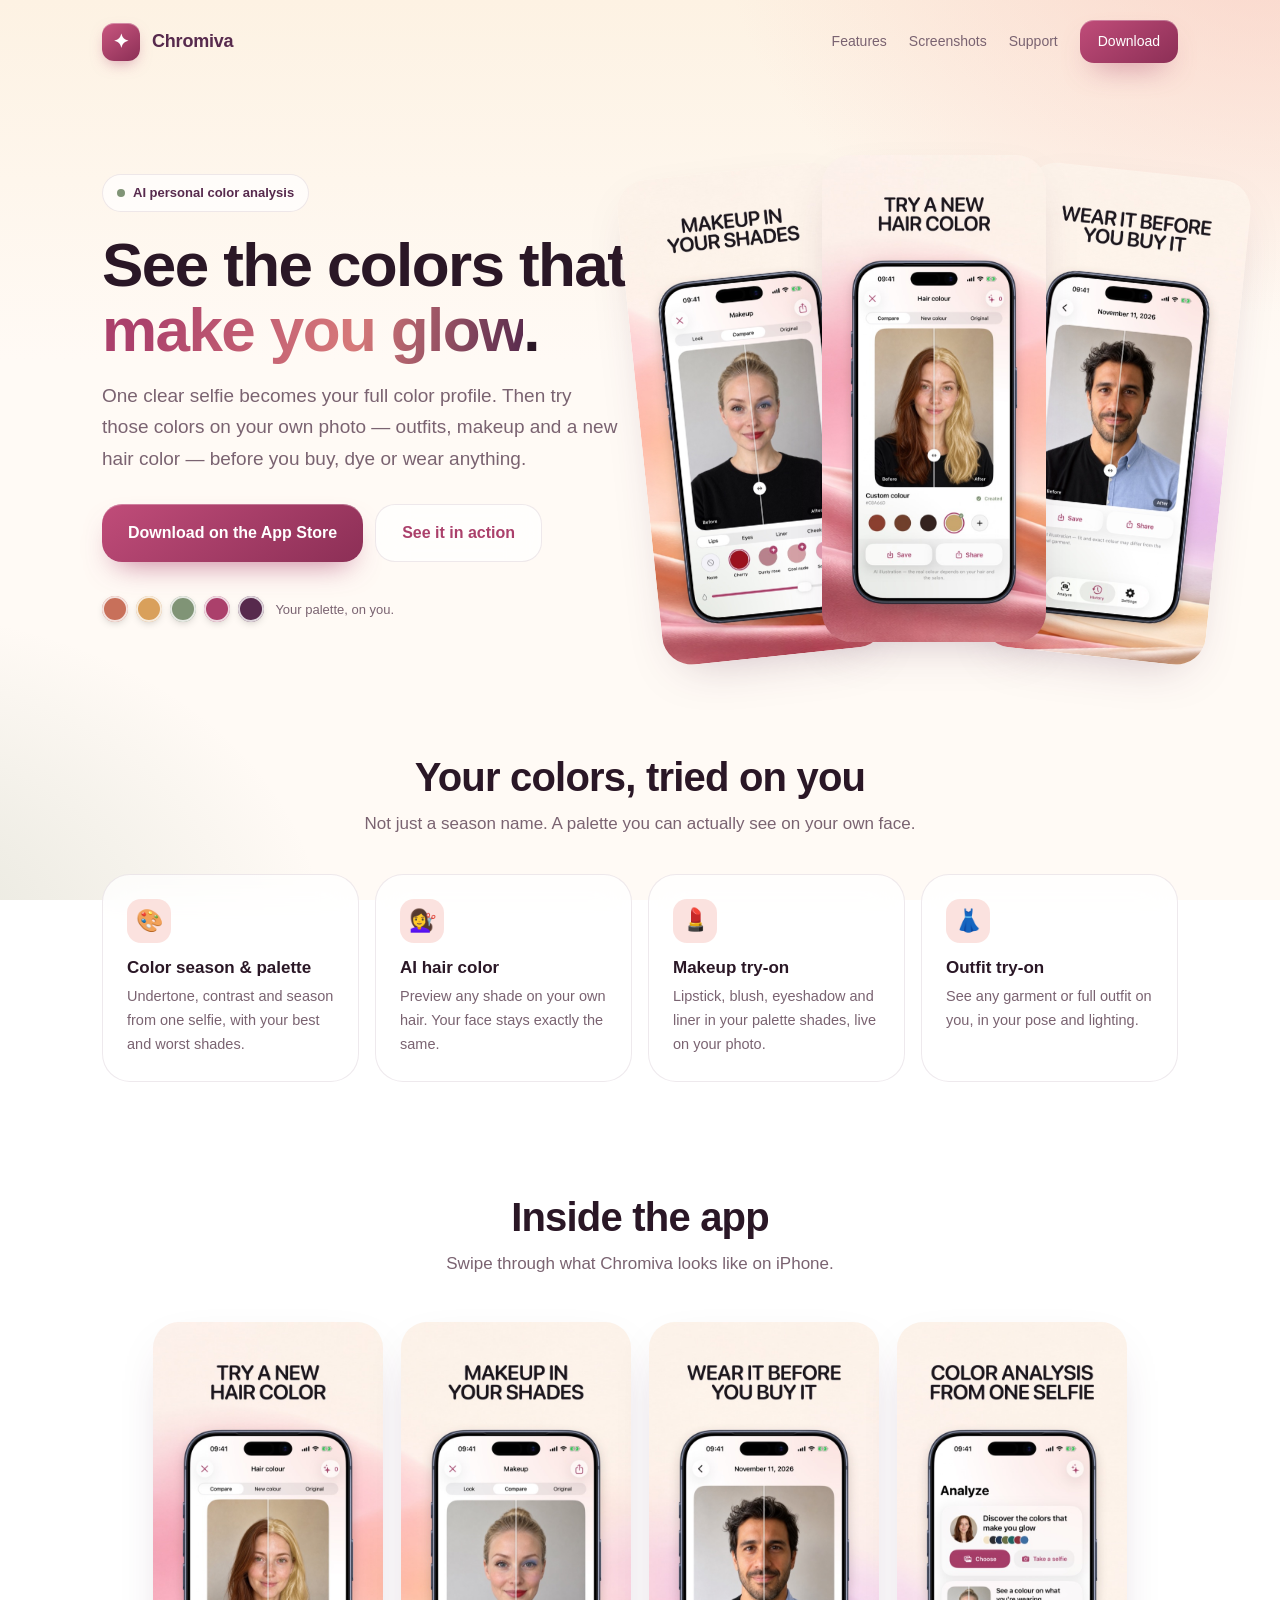
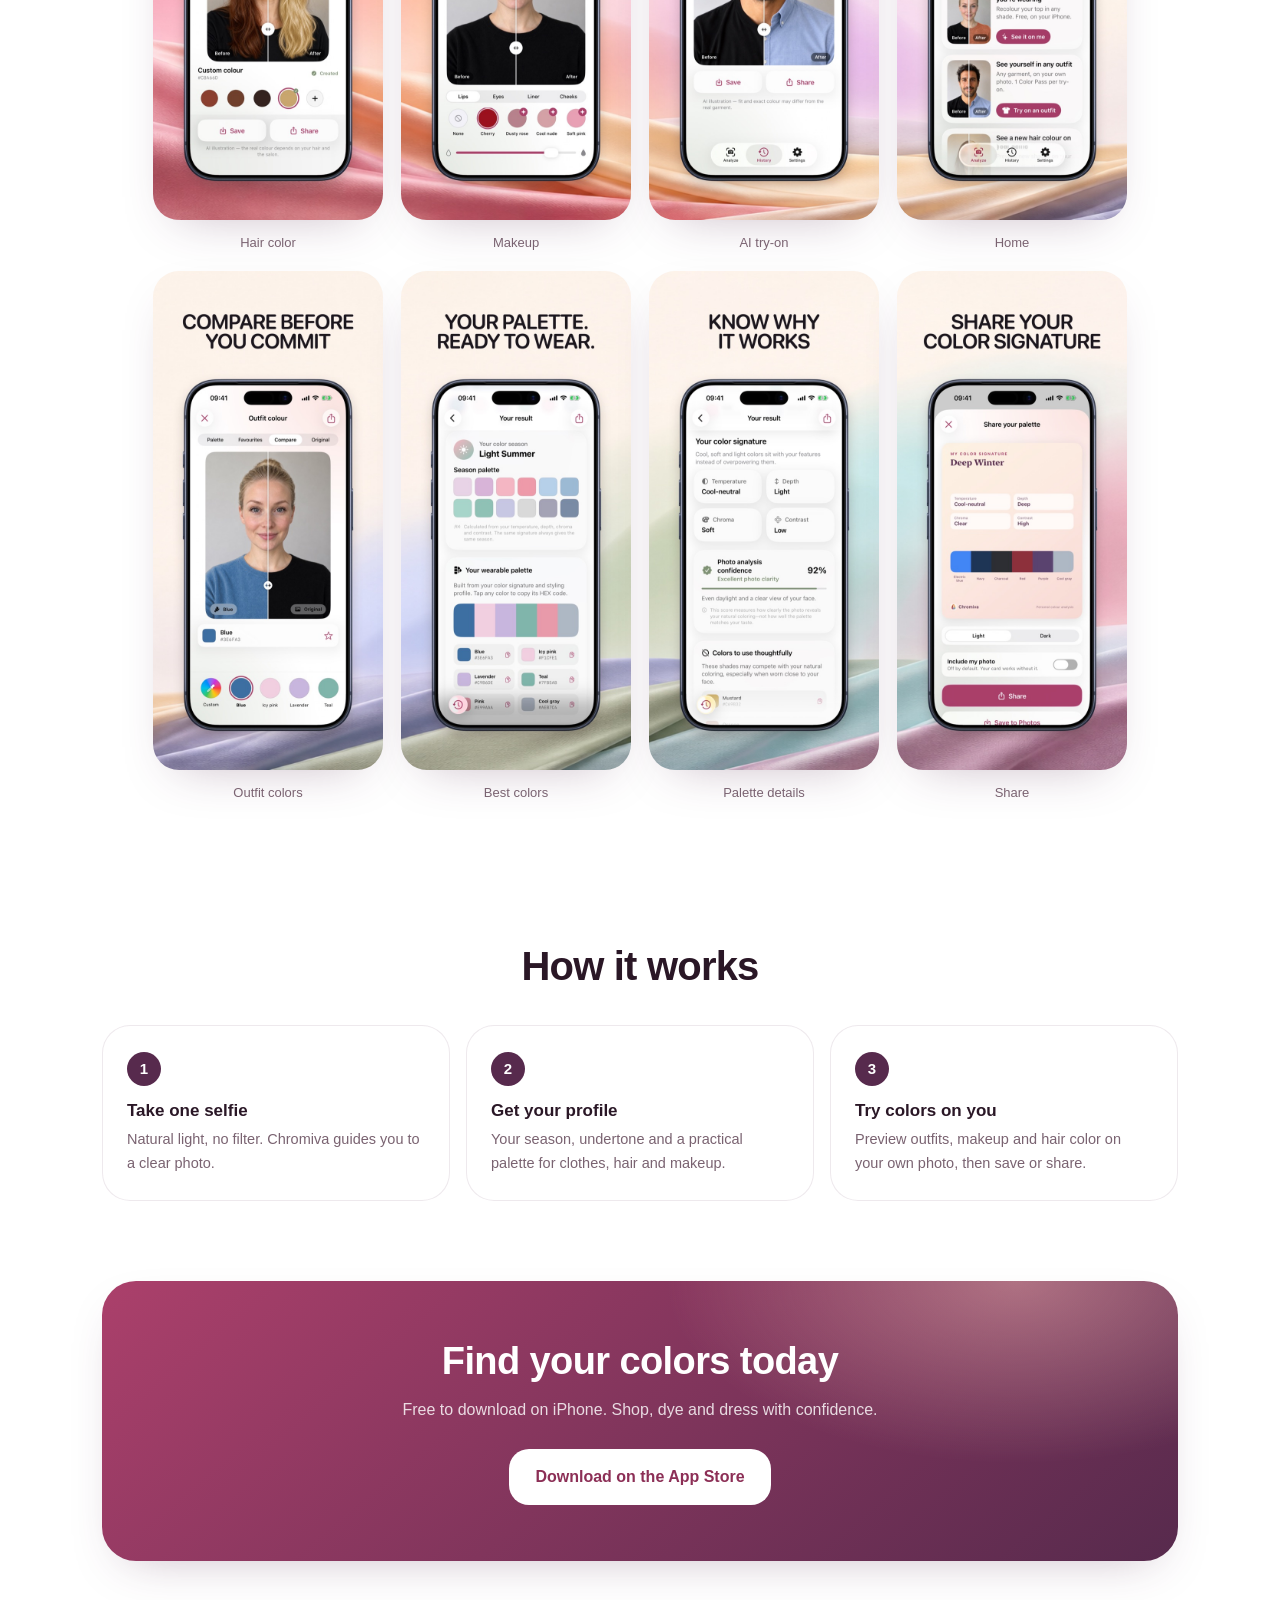
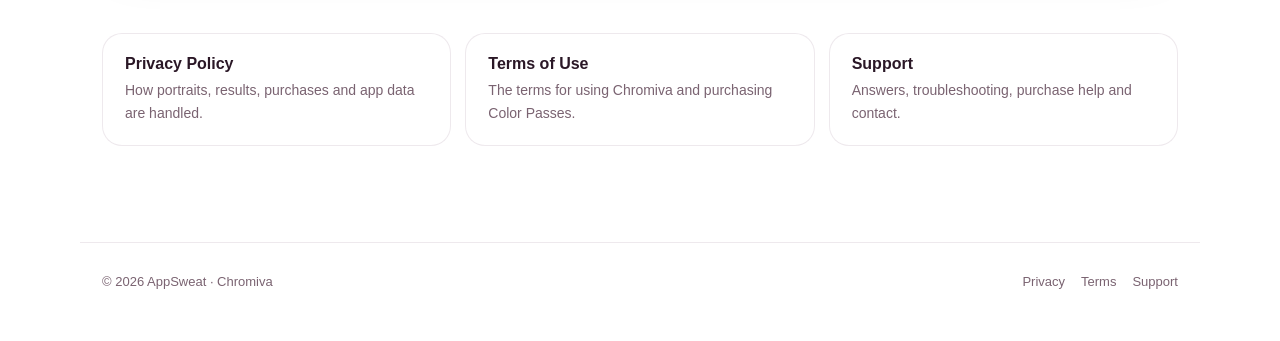
<file: index.html>
<!doctype html>
<html lang="en">
<head>
<meta charset="utf-8">
<meta name="viewport" content="width=device-width,initial-scale=1">
<title>Chromiva — AI Color Analysis</title>
<meta name="description" content="Find your color season from one selfie, then see your best colors on you: outfits, makeup and hair color, before you buy anything.">
<meta name="theme-color" content="#fdf2e3">
<meta property="og:title" content="Chromiva — AI Color Analysis">
<meta property="og:description" content="Find your color season and see your best colors on you: outfits, makeup and hair.">
<meta property="og:image" content="https://armagangok.github.io/chromiva-legal/assets/screens/01-hair-compare.jpg">
<link rel="stylesheet" href="style.css">
</head>
<body>
<header class="topbar">
  <a class="brand" href="index.html"><span class="logo">✦</span><span>Chromiva</span></a>
  <nav class="nav">
    <a href="#features">Features</a>
    <a href="#screens">Screenshots</a>
    <a href="support.html">Support</a>
    <a class="btn btn-primary btn-sm" href="https://apps.apple.com/app/id6792353679">Download</a>
  </nav>
</header>

<main class="home">
  <section class="hero">
    <div>
      <span class="eyebrow"><span class="dot"></span>AI personal color analysis</span>
      <h1>See the colors that <em>make you glow</em>.</h1>
      <p class="lead">One clear selfie becomes your full color profile. Then try those colors on your own photo — outfits, makeup and a new hair color — before you buy, dye or wear anything.</p>
      <div class="cta">
        <a class="btn btn-primary" href="https://apps.apple.com/app/id6792353679"> Download on the App Store</a>
        <a class="btn btn-ghost" href="#screens">See it in action</a>
      </div>
      <div class="swatches" aria-label="Example palette">
        <span class="s" style="background:#c8705a"></span>
        <span class="s" style="background:#d9a05b"></span>
        <span class="s" style="background:#809476"></span>
        <span class="s" style="background:#ab406b"></span>
        <span class="s" style="background:#572a4d"></span>
        <span>&nbsp;Your palette, on you.</span>
      </div>
    </div>
    <div class="hero-shots">
      <img src="assets/screens/02-makeup-compare.jpg" alt="Makeup try-on comparison" loading="eager">
      <img src="assets/screens/01-hair-compare.jpg" alt="Hair color before and after comparison" loading="eager">
      <img src="assets/screens/03-ai-tryon.jpg" alt="AI outfit try-on" loading="eager">
    </div>
  </section>

  <section class="section" id="features">
    <div class="section-head">
      <h2>Your colors, tried on you</h2>
      <p>Not just a season name. A palette you can actually see on your own face.</p>
    </div>
    <div class="features">
      <div class="feature"><div class="ico">🎨</div><h3>Color season & palette</h3><p>Undertone, contrast and season from one selfie, with your best and worst shades.</p></div>
      <div class="feature"><div class="ico">💇‍♀️</div><h3>AI hair color</h3><p>Preview any shade on your own hair. Your face stays exactly the same.</p></div>
      <div class="feature"><div class="ico">💄</div><h3>Makeup try-on</h3><p>Lipstick, blush, eyeshadow and liner in your palette shades, live on your photo.</p></div>
      <div class="feature"><div class="ico">👗</div><h3>Outfit try-on</h3><p>See any garment or full outfit on you, in your pose and lighting.</p></div>
    </div>
  </section>

  <section class="section" id="screens">
    <div class="section-head">
      <h2>Inside the app</h2>
      <p>Swipe through what Chromiva looks like on iPhone.</p>
    </div>
    <div class="gallery">
      <figure><img src="assets/screens/01-hair-compare.jpg" alt="Try a new hair color" loading="lazy"><figcaption>Hair color</figcaption></figure>
      <figure><img src="assets/screens/02-makeup-compare.jpg" alt="Makeup comparison" loading="lazy"><figcaption>Makeup</figcaption></figure>
      <figure><img src="assets/screens/03-ai-tryon.jpg" alt="AI outfit try-on" loading="lazy"><figcaption>AI try-on</figcaption></figure>
      <figure><img src="assets/screens/04-home.jpg" alt="Home screen" loading="lazy"><figcaption>Home</figcaption></figure>
      <figure><img src="assets/screens/05-outfit-compare.jpg" alt="Outfit color comparison" loading="lazy"><figcaption>Outfit colors</figcaption></figure>
      <figure><img src="assets/screens/06-palette-best-colors.jpg" alt="Best colors palette" loading="lazy"><figcaption>Best colors</figcaption></figure>
      <figure><img src="assets/screens/07-palette-details.jpg" alt="Palette details" loading="lazy"><figcaption>Palette details</figcaption></figure>
      <figure><img src="assets/screens/08-share-palette.jpg" alt="Share your palette" loading="lazy"><figcaption>Share</figcaption></figure>
    </div>
  </section>

  <section class="section">
    <div class="section-head"><h2>How it works</h2></div>
    <div class="steps">
      <div class="step"><h3>Take one selfie</h3><p>Natural light, no filter. Chromiva guides you to a clear photo.</p></div>
      <div class="step"><h3>Get your profile</h3><p>Your season, undertone and a practical palette for clothes, hair and makeup.</p></div>
      <div class="step"><h3>Try colors on you</h3><p>Preview outfits, makeup and hair color on your own photo, then save or share.</p></div>
    </div>
  </section>

  <section class="banner">
    <h2>Find your colors today</h2>
    <p>Free to download on iPhone. Shop, dye and dress with confidence.</p>
    <a class="btn" href="https://apps.apple.com/app/id6792353679"> Download on the App Store</a>
  </section>

  <section class="section">
    <div class="cards">
      <a class="card" href="privacy.html"><h3>Privacy Policy</h3><p>How portraits, results, purchases and app data are handled.</p></a>
      <a class="card" href="terms.html"><h3>Terms of Use</h3><p>The terms for using Chromiva and purchasing Color Passes.</p></a>
      <a class="card" href="support.html"><h3>Support</h3><p>Answers, troubleshooting, purchase help and contact.</p></a>
    </div>
  </section>
</main>

<footer>
  <div>© <span id="y"></span> AppSweat · Chromiva</div>
  <div><a href="privacy.html">Privacy</a><a href="terms.html">Terms</a><a href="support.html">Support</a></div>
</footer>
<script>document.getElementById('y').textContent=new Date().getFullYear()</script>
</body>
</html>
</file>
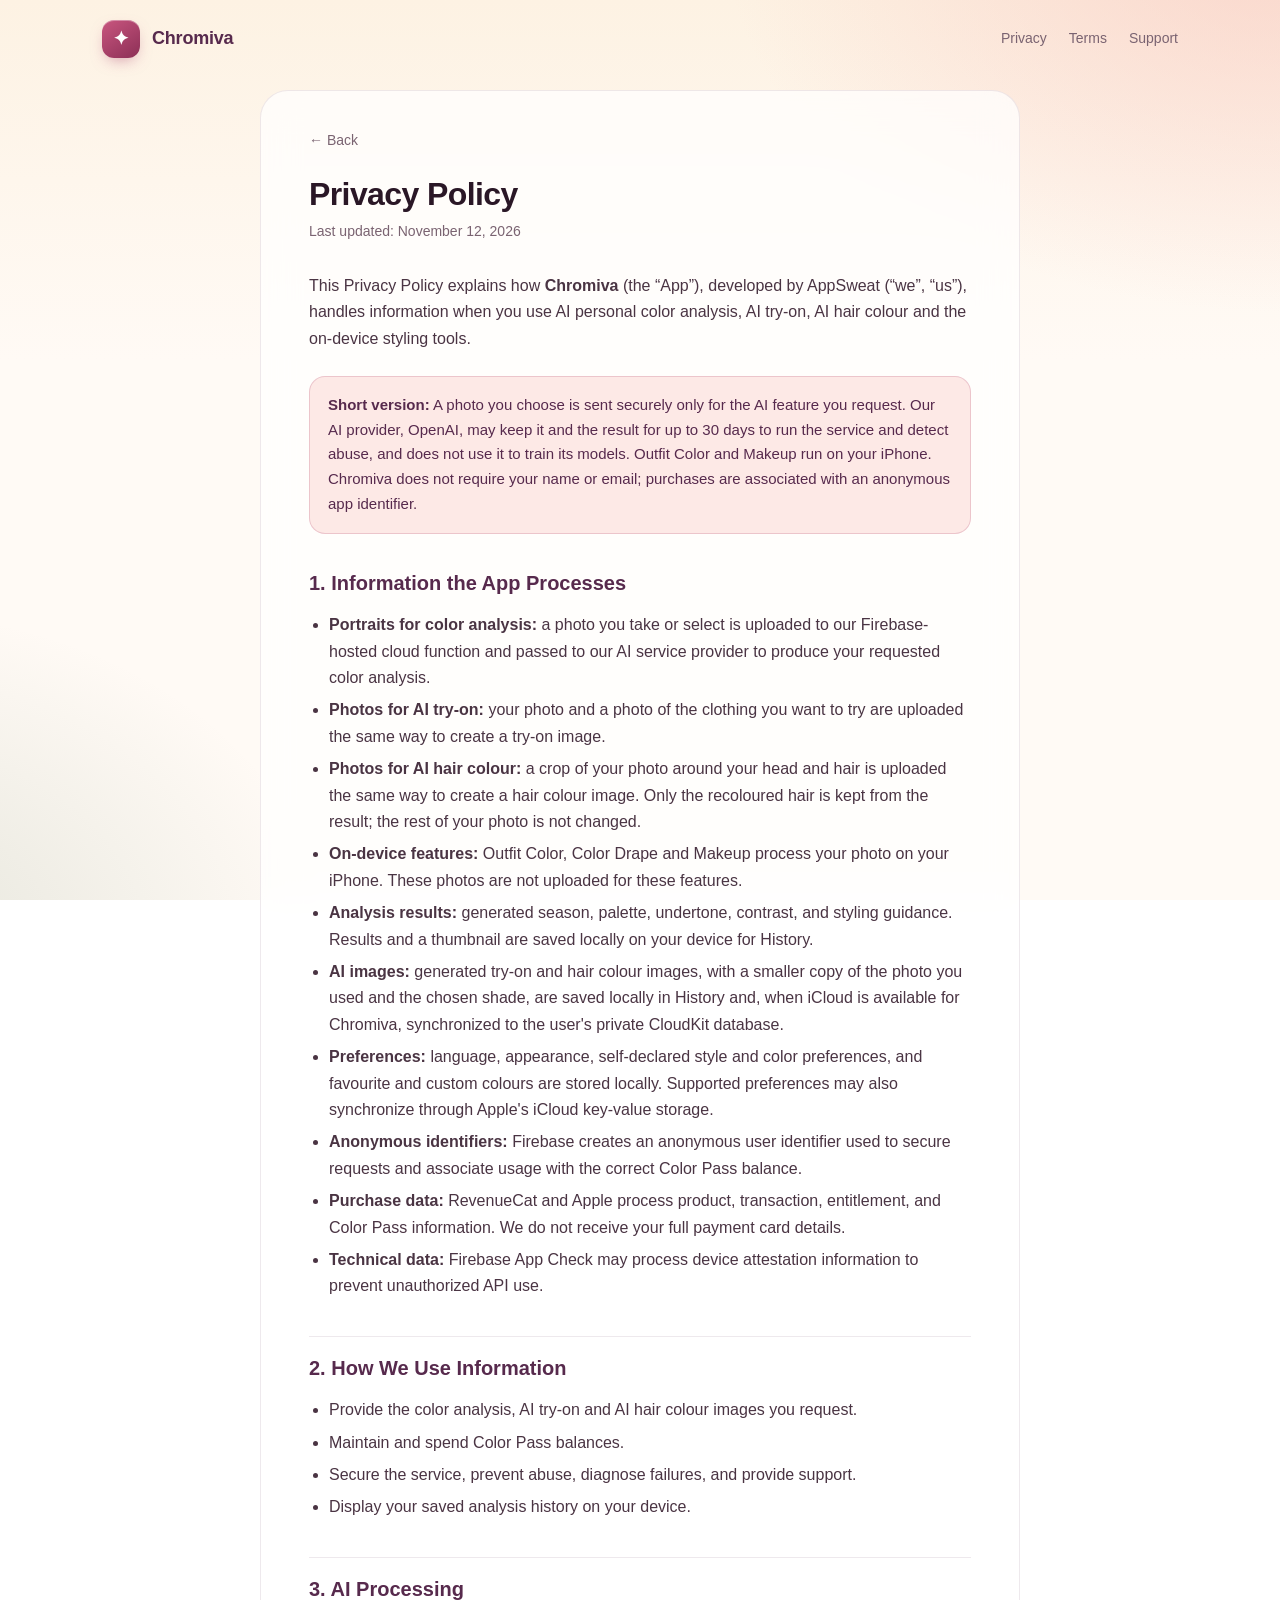
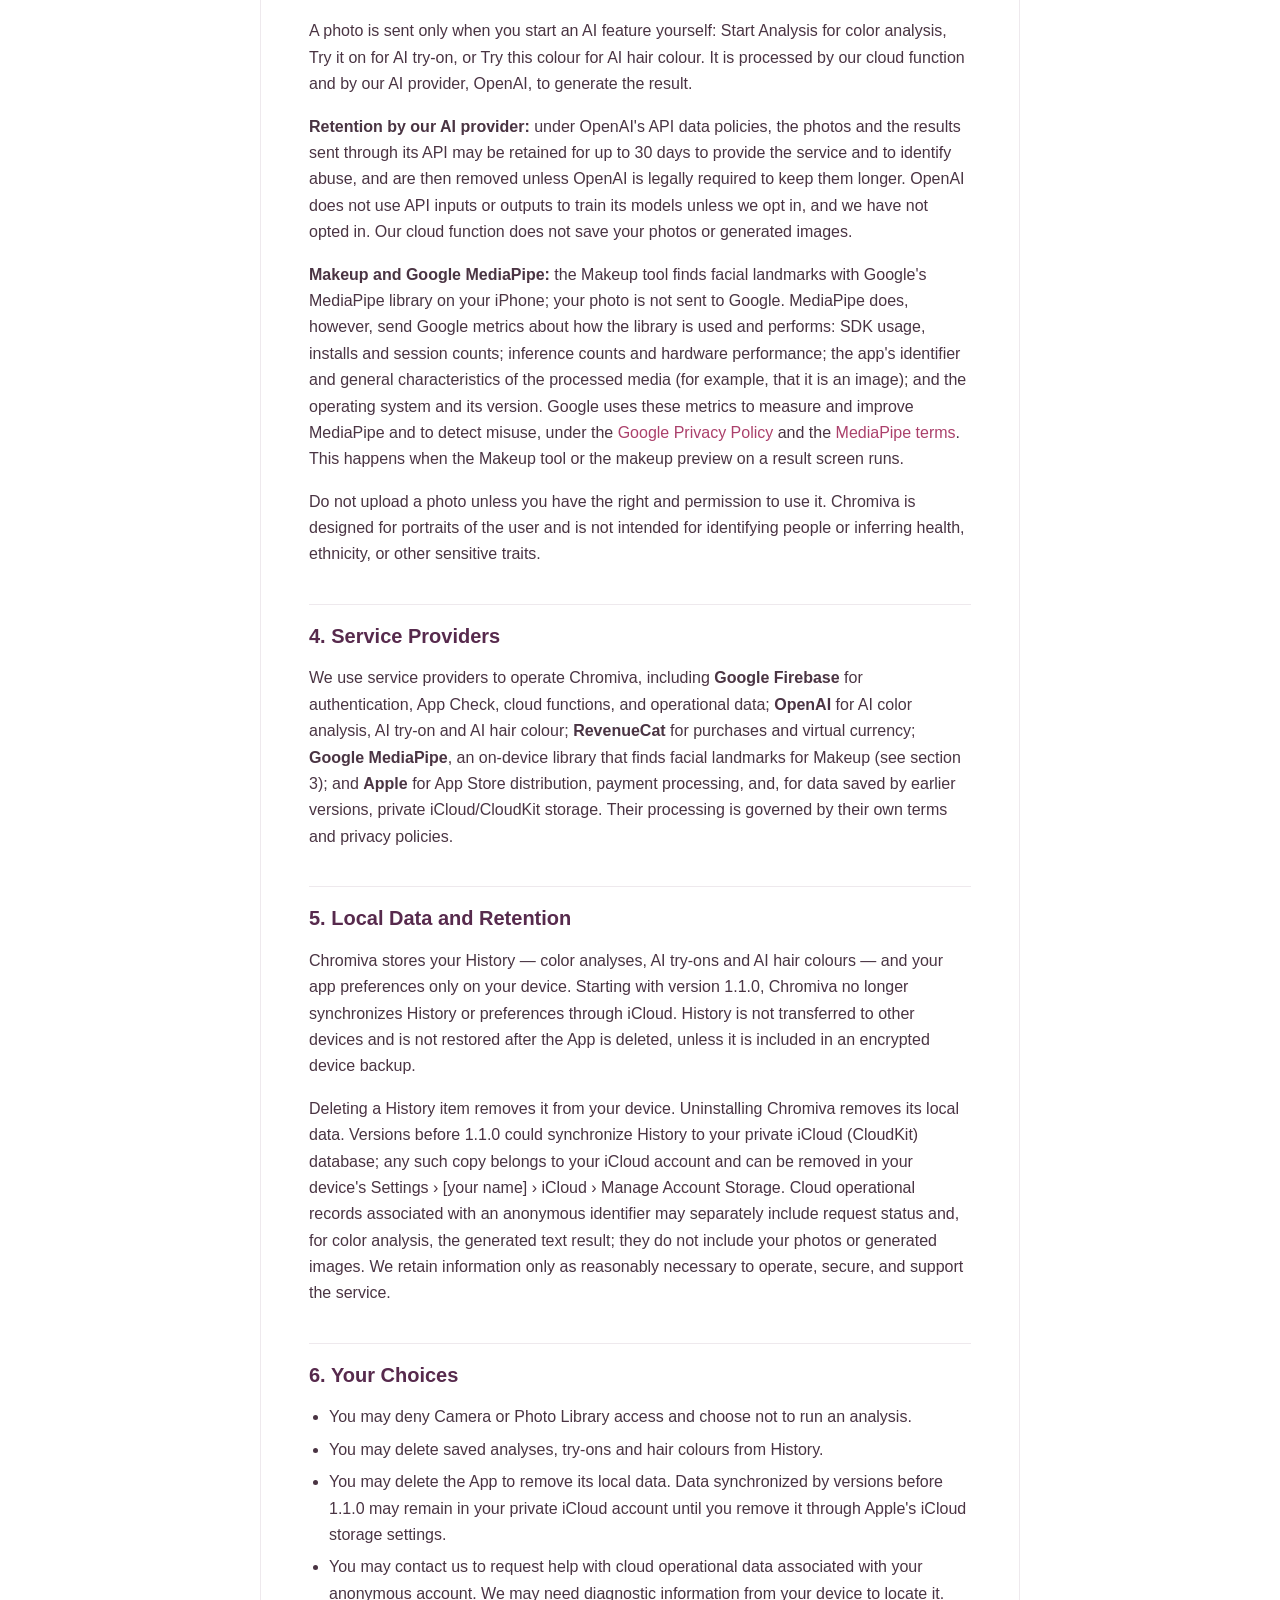
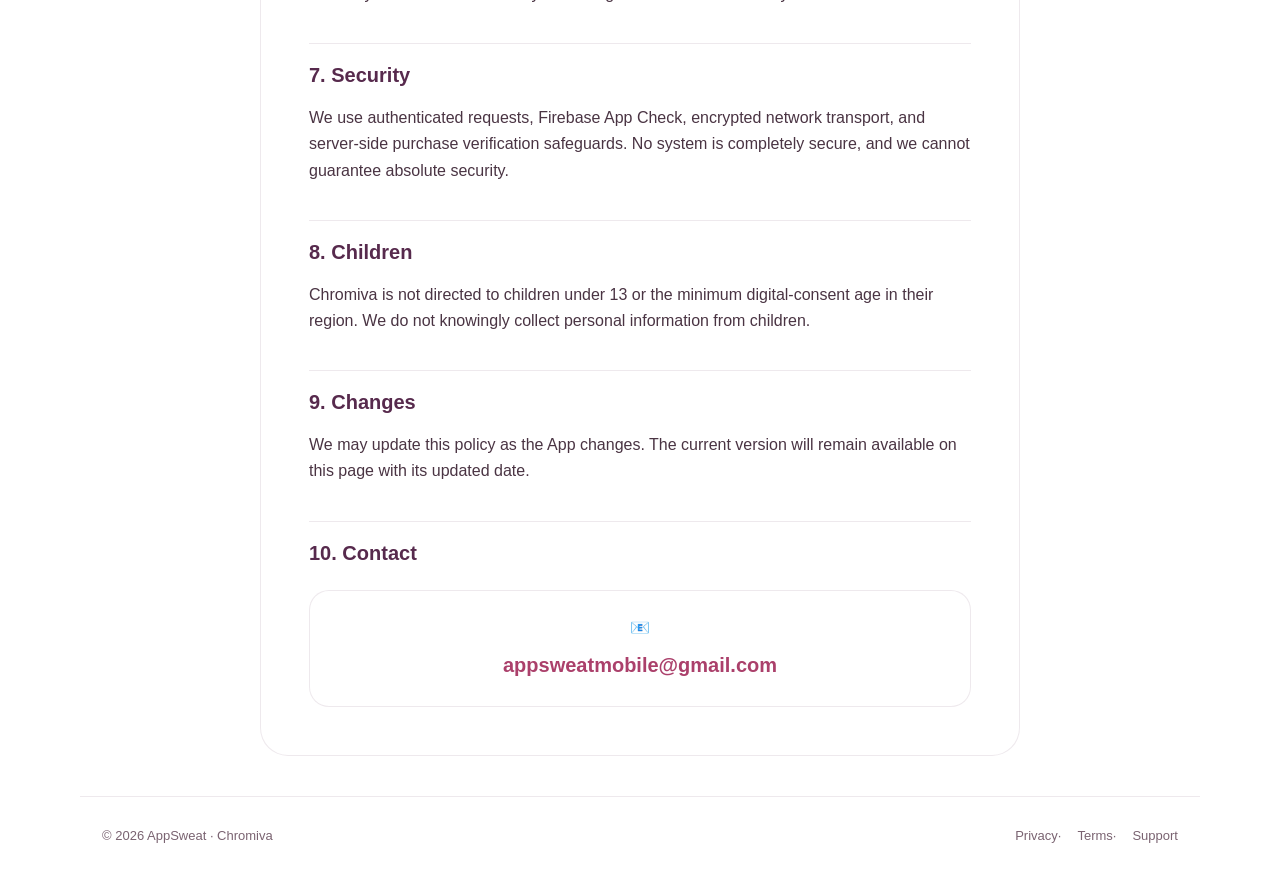
<file: privacy.html>
<!doctype html><html lang="en"><head><meta charset="utf-8"><meta name="viewport" content="width=device-width,initial-scale=1"><title>Privacy Policy — Chromiva</title><meta name="description" content="Privacy Policy for Chromiva AI Color Analysis, AI try-on and AI hair colour."><link rel="stylesheet" href="style.css"></head><body>
<header class="topbar"><a class="brand" href="index.html"><span class="logo">✦</span><span>Chromiva</span></a><nav class="nav"><a href="privacy.html">Privacy</a><a href="terms.html">Terms</a><a href="support.html">Support</a></nav></header>
<main class="wrap doc"><a class="back" href="index.html">← Back</a><h1>Privacy Policy</h1><div class="updated">Last updated: November 12, 2026</div>
<p>This Privacy Policy explains how <strong>Chromiva</strong> (the “App”), developed by AppSweat (“we”, “us”), handles information when you use AI personal color analysis, AI try-on, AI hair colour and the on-device styling tools.</p>
<div class="callout"><strong>Short version:</strong> A photo you choose is sent securely only for the AI feature you request. Our AI provider, OpenAI, may keep it and the result for up to 30 days to run the service and detect abuse, and does not use it to train its models. Outfit Color and Makeup run on your iPhone. Chromiva does not require your name or email; purchases are associated with an anonymous app identifier.</div>
<h2>1. Information the App Processes</h2><ul><li><strong>Portraits for color analysis:</strong> a photo you take or select is uploaded to our Firebase-hosted cloud function and passed to our AI service provider to produce your requested color analysis.</li><li><strong>Photos for AI try-on:</strong> your photo and a photo of the clothing you want to try are uploaded the same way to create a try-on image.</li><li><strong>Photos for AI hair colour:</strong> a crop of your photo around your head and hair is uploaded the same way to create a hair colour image. Only the recoloured hair is kept from the result; the rest of your photo is not changed.</li><li><strong>On-device features:</strong> Outfit Color, Color Drape and Makeup process your photo on your iPhone. These photos are not uploaded for these features.</li><li><strong>Analysis results:</strong> generated season, palette, undertone, contrast, and styling guidance. Results and a thumbnail are saved locally on your device for History.</li><li><strong>AI images:</strong> generated try-on and hair colour images, with a smaller copy of the photo you used and the chosen shade, are saved locally in History and, when iCloud is available for Chromiva, synchronized to the user's private CloudKit database.</li><li><strong>Preferences:</strong> language, appearance, self-declared style and color preferences, and favourite and custom colours are stored locally. Supported preferences may also synchronize through Apple's iCloud key-value storage.</li><li><strong>Anonymous identifiers:</strong> Firebase creates an anonymous user identifier used to secure requests and associate usage with the correct Color Pass balance.</li><li><strong>Purchase data:</strong> RevenueCat and Apple process product, transaction, entitlement, and Color Pass information. We do not receive your full payment card details.</li><li><strong>Technical data:</strong> Firebase App Check may process device attestation information to prevent unauthorized API use.</li></ul>
<h2>2. How We Use Information</h2><ul><li>Provide the color analysis, AI try-on and AI hair colour images you request.</li><li>Maintain and spend Color Pass balances.</li><li>Secure the service, prevent abuse, diagnose failures, and provide support.</li><li>Display your saved analysis history on your device.</li></ul>
<h2>3. AI Processing</h2><p>A photo is sent only when you start an AI feature yourself: Start Analysis for color analysis, Try it on for AI try-on, or Try this colour for AI hair colour. It is processed by our cloud function and by our AI provider, OpenAI, to generate the result.</p><p><strong>Retention by our AI provider:</strong> under OpenAI's API data policies, the photos and the results sent through its API may be retained for up to 30 days to provide the service and to identify abuse, and are then removed unless OpenAI is legally required to keep them longer. OpenAI does not use API inputs or outputs to train its models unless we opt in, and we have not opted in. Our cloud function does not save your photos or generated images.</p><p><strong>Makeup and Google MediaPipe:</strong> the Makeup tool finds facial landmarks with Google's MediaPipe library on your iPhone; your photo is not sent to Google. MediaPipe does, however, send Google metrics about how the library is used and performs: SDK usage, installs and session counts; inference counts and hardware performance; the app's identifier and general characteristics of the processed media (for example, that it is an image); and the operating system and its version. Google uses these metrics to measure and improve MediaPipe and to detect misuse, under the <a href="https://policies.google.com/privacy">Google Privacy Policy</a> and the <a href="https://ai.google.dev/edge/mediapipe/legal/tos">MediaPipe terms</a>. This happens when the Makeup tool or the makeup preview on a result screen runs.</p><p> Do not upload a photo unless you have the right and permission to use it. Chromiva is designed for portraits of the user and is not intended for identifying people or inferring health, ethnicity, or other sensitive traits.</p>
<h2>4. Service Providers</h2><p>We use service providers to operate Chromiva, including <strong>Google Firebase</strong> for authentication, App Check, cloud functions, and operational data; <strong>OpenAI</strong> for AI color analysis, AI try-on and AI hair colour; <strong>RevenueCat</strong> for purchases and virtual currency; <strong>Google MediaPipe</strong>, an on-device library that finds facial landmarks for Makeup (see section 3); and <strong>Apple</strong> for App Store distribution, payment processing, and, for data saved by earlier versions, private iCloud/CloudKit storage. Their processing is governed by their own terms and privacy policies.</p>
<h2>5. Local Data and Retention</h2><p>Chromiva stores your History — color analyses, AI try-ons and AI hair colours — and your app preferences only on your device. Starting with version 1.1.0, Chromiva no longer synchronizes History or preferences through iCloud. History is not transferred to other devices and is not restored after the App is deleted, unless it is included in an encrypted device backup.</p><p>Deleting a History item removes it from your device. Uninstalling Chromiva removes its local data. Versions before 1.1.0 could synchronize History to your private iCloud (CloudKit) database; any such copy belongs to your iCloud account and can be removed in your device's Settings › [your name] › iCloud › Manage Account Storage. Cloud operational records associated with an anonymous identifier may separately include request status and, for color analysis, the generated text result; they do not include your photos or generated images. We retain information only as reasonably necessary to operate, secure, and support the service.</p>
<h2>6. Your Choices</h2><ul><li>You may deny Camera or Photo Library access and choose not to run an analysis.</li><li>You may delete saved analyses, try-ons and hair colours from History.</li><li>You may delete the App to remove its local data. Data synchronized by versions before 1.1.0 may remain in your private iCloud account until you remove it through Apple's iCloud storage settings.</li><li>You may contact us to request help with cloud operational data associated with your anonymous account. We may need diagnostic information from your device to locate it.</li></ul>
<h2>7. Security</h2><p>We use authenticated requests, Firebase App Check, encrypted network transport, and server-side purchase verification safeguards. No system is completely secure, and we cannot guarantee absolute security.</p>
<h2>8. Children</h2><p>Chromiva is not directed to children under 13 or the minimum digital-consent age in their region. We do not knowingly collect personal information from children.</p>
<h2>9. Changes</h2><p>We may update this policy as the App changes. The current version will remain available on this page with its updated date.</p>
<h2>10. Contact</h2><div class="contact-box"><div>📧</div><a class="mail" href="mailto:appsweatmobile@gmail.com?subject=Chromiva%20Privacy">appsweatmobile@gmail.com</a></div></main>
<footer><div>© <span id="y"></span> AppSweat · Chromiva</div><div><a href="privacy.html">Privacy</a>·<a href="terms.html">Terms</a>·<a href="support.html">Support</a></div></footer><script>document.getElementById('y').textContent=new Date().getFullYear()</script></body></html>
</file>
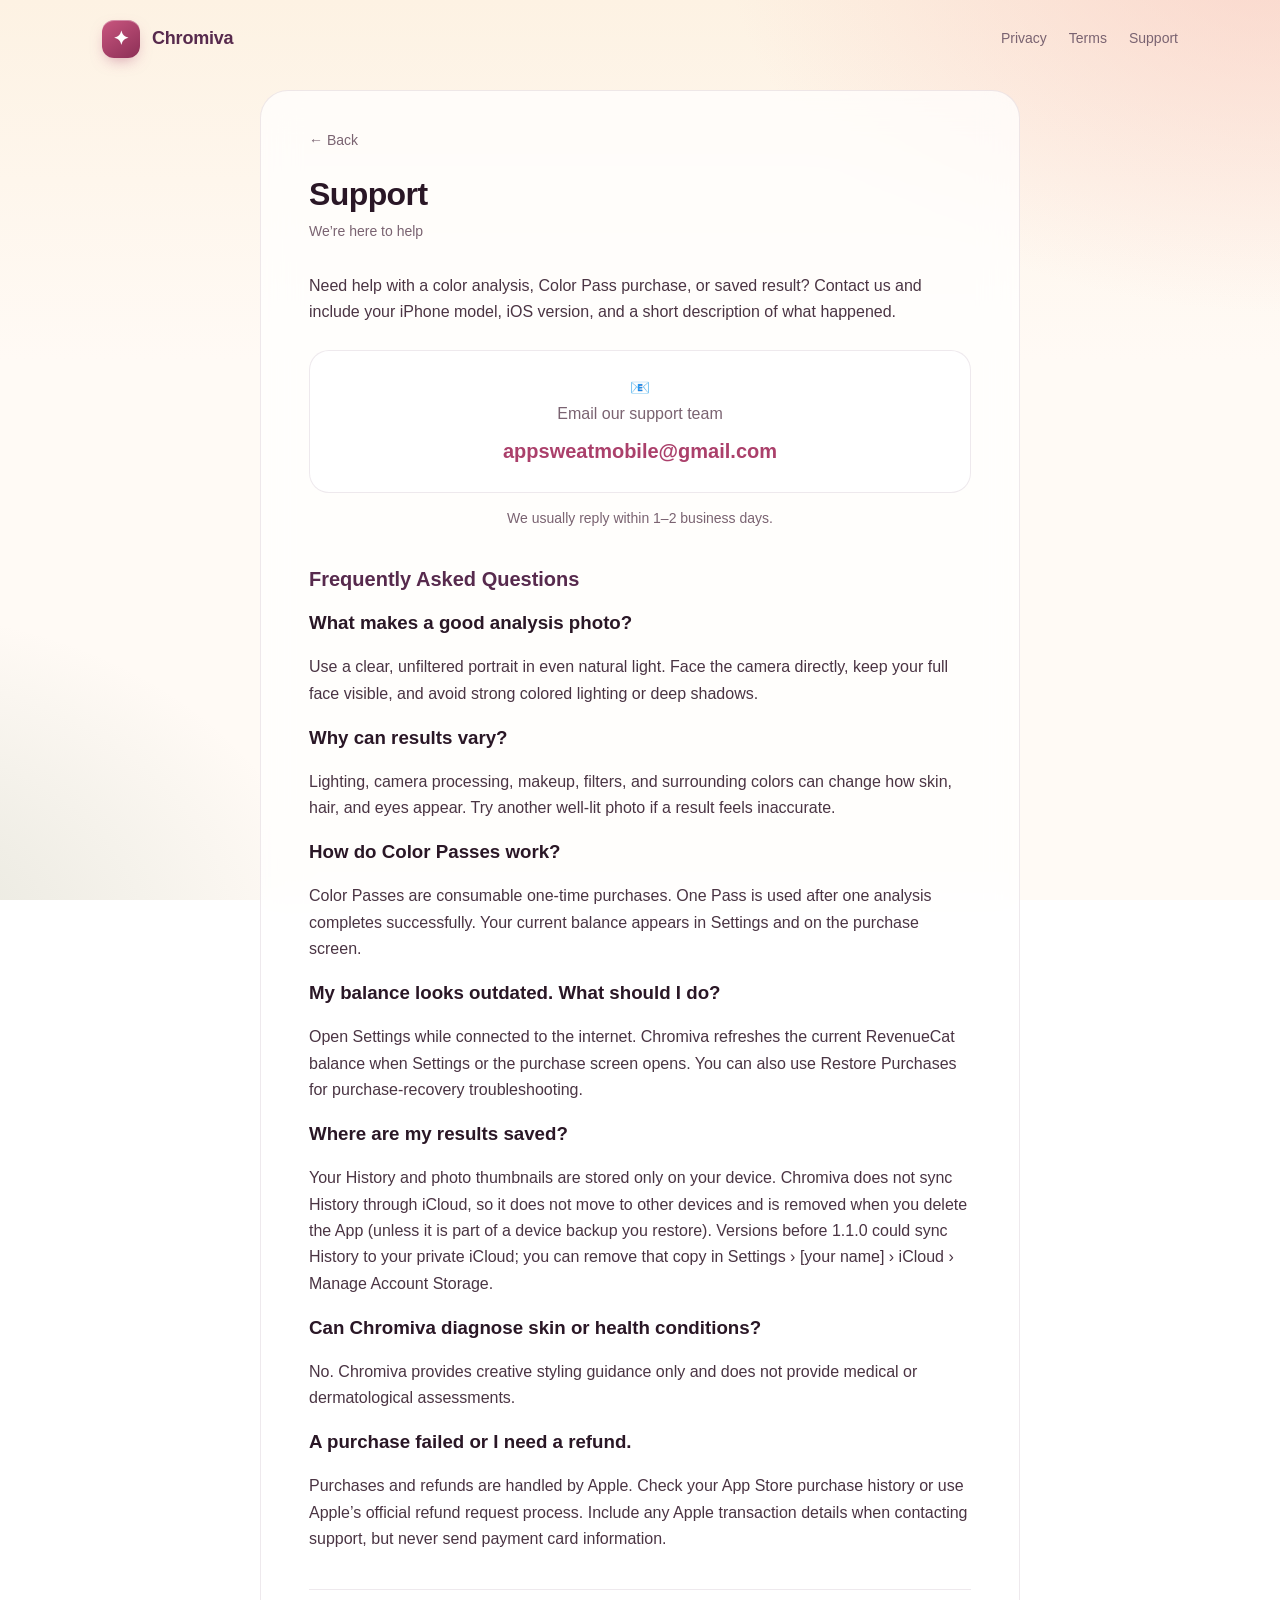
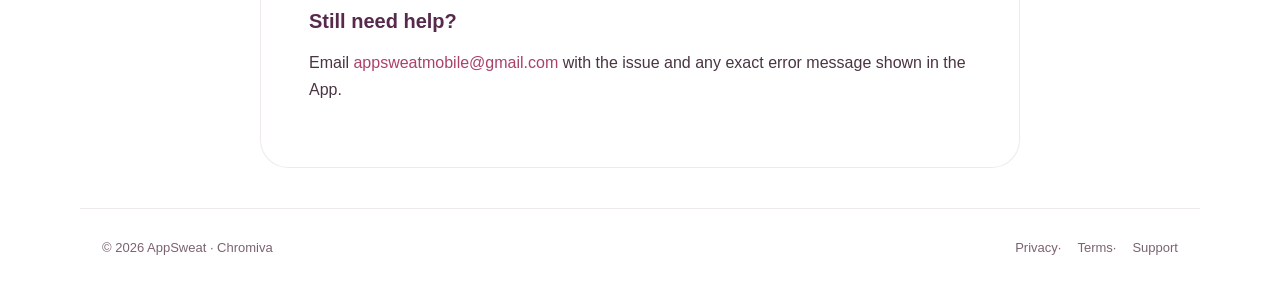
<file: support.html>
<!doctype html><html lang="en"><head><meta charset="utf-8"><meta name="viewport" content="width=device-width,initial-scale=1"><title>Support — Chromiva</title><meta name="description" content="Support and help for Chromiva AI Color Analysis."><link rel="stylesheet" href="style.css"></head><body>
<header class="topbar"><a class="brand" href="index.html"><span class="logo">✦</span><span>Chromiva</span></a><nav class="nav"><a href="privacy.html">Privacy</a><a href="terms.html">Terms</a><a href="support.html">Support</a></nav></header>
<main class="wrap doc"><a class="back" href="index.html">← Back</a><h1>Support</h1><div class="updated">We’re here to help</div><p>Need help with a color analysis, Color Pass purchase, or saved result? Contact us and include your iPhone model, iOS version, and a short description of what happened.</p>
<div class="contact-box"><div>📧</div><div style="color:var(--muted)">Email our support team</div><a class="mail" href="mailto:appsweatmobile@gmail.com?subject=Chromiva%20Support">appsweatmobile@gmail.com</a></div><p style="text-align:center;color:var(--muted);font-size:14px">We usually reply within 1–2 business days.</p>
<h2>Frequently Asked Questions</h2>
<h3>What makes a good analysis photo?</h3><p>Use a clear, unfiltered portrait in even natural light. Face the camera directly, keep your full face visible, and avoid strong colored lighting or deep shadows.</p>
<h3>Why can results vary?</h3><p>Lighting, camera processing, makeup, filters, and surrounding colors can change how skin, hair, and eyes appear. Try another well-lit photo if a result feels inaccurate.</p>
<h3>How do Color Passes work?</h3><p>Color Passes are consumable one-time purchases. One Pass is used after one analysis completes successfully. Your current balance appears in Settings and on the purchase screen.</p>
<h3>My balance looks outdated. What should I do?</h3><p>Open Settings while connected to the internet. Chromiva refreshes the current RevenueCat balance when Settings or the purchase screen opens. You can also use Restore Purchases for purchase-recovery troubleshooting.</p>
<h3>Where are my results saved?</h3><p>Your History and photo thumbnails are stored only on your device. Chromiva does not sync History through iCloud, so it does not move to other devices and is removed when you delete the App (unless it is part of a device backup you restore). Versions before 1.1.0 could sync History to your private iCloud; you can remove that copy in Settings › [your name] › iCloud › Manage Account Storage.</p>
<h3>Can Chromiva diagnose skin or health conditions?</h3><p>No. Chromiva provides creative styling guidance only and does not provide medical or dermatological assessments.</p>
<h3>A purchase failed or I need a refund.</h3><p>Purchases and refunds are handled by Apple. Check your App Store purchase history or use Apple’s official refund request process. Include any Apple transaction details when contacting support, but never send payment card information.</p>
<h2>Still need help?</h2><p>Email <a href="mailto:appsweatmobile@gmail.com?subject=Chromiva%20Support">appsweatmobile@gmail.com</a> with the issue and any exact error message shown in the App.</p></main>
<footer><div>© <span id="y"></span> AppSweat · Chromiva</div><div><a href="privacy.html">Privacy</a>·<a href="terms.html">Terms</a>·<a href="support.html">Support</a></div></footer><script>document.getElementById('y').textContent=new Date().getFullYear()</script></body></html>
</file>
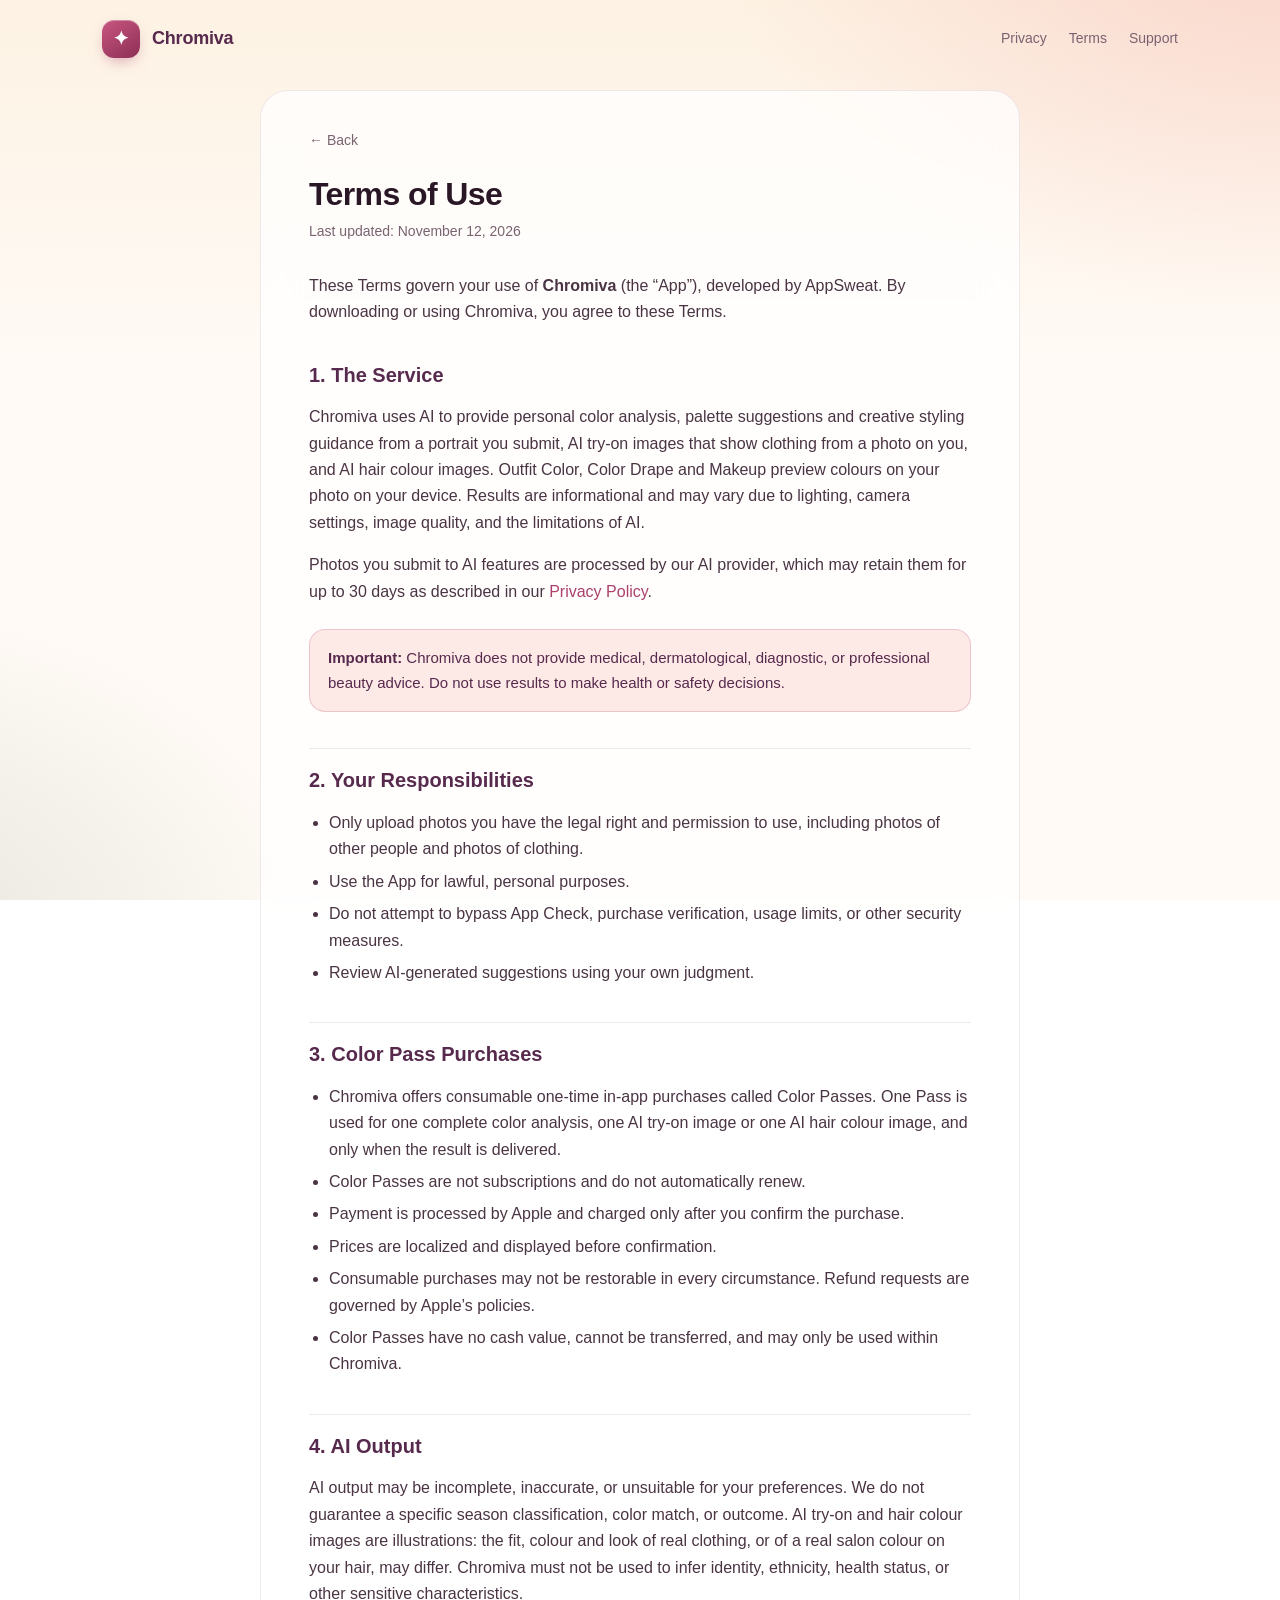
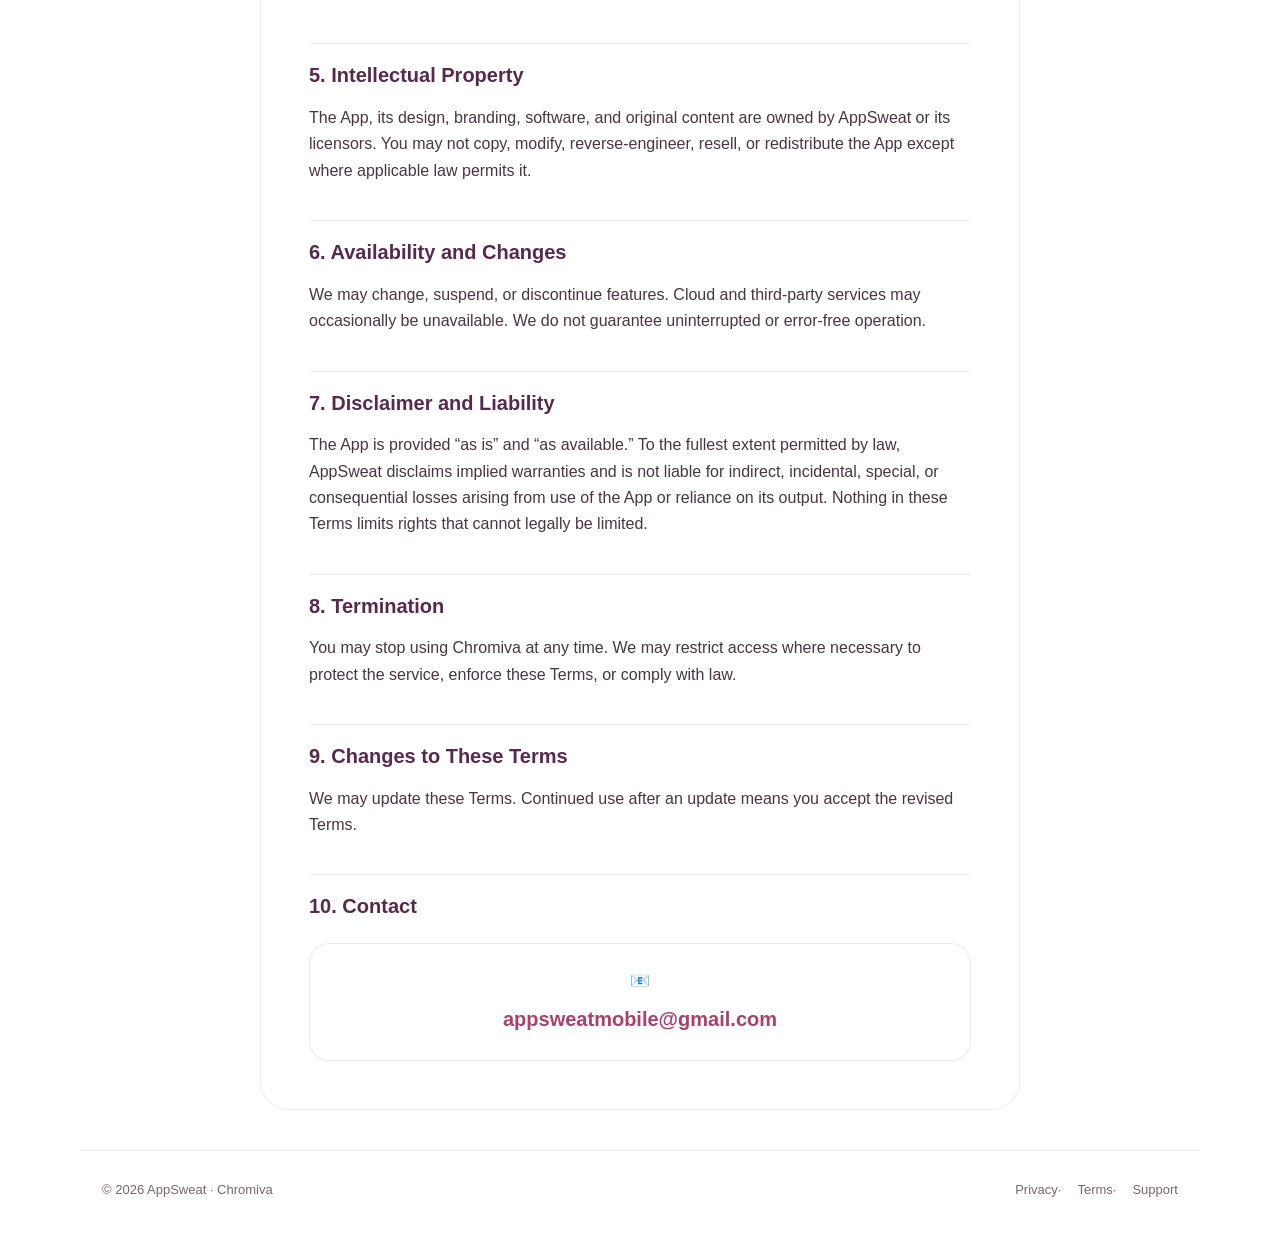
<file: terms.html>
<!doctype html><html lang="en"><head><meta charset="utf-8"><meta name="viewport" content="width=device-width,initial-scale=1"><title>Terms of Use — Chromiva</title><meta name="description" content="Terms of Use for Chromiva AI Color Analysis."><link rel="stylesheet" href="style.css"></head><body>
<header class="topbar"><a class="brand" href="index.html"><span class="logo">✦</span><span>Chromiva</span></a><nav class="nav"><a href="privacy.html">Privacy</a><a href="terms.html">Terms</a><a href="support.html">Support</a></nav></header>
<main class="wrap doc"><a class="back" href="index.html">← Back</a><h1>Terms of Use</h1><div class="updated">Last updated: November 12, 2026</div>
<p>These Terms govern your use of <strong>Chromiva</strong> (the “App”), developed by AppSweat. By downloading or using Chromiva, you agree to these Terms.</p>
<h2>1. The Service</h2><p>Chromiva uses AI to provide personal color analysis, palette suggestions and creative styling guidance from a portrait you submit, AI try-on images that show clothing from a photo on you, and AI hair colour images. Outfit Color, Color Drape and Makeup preview colours on your photo on your device. Results are informational and may vary due to lighting, camera settings, image quality, and the limitations of AI.</p><p>Photos you submit to AI features are processed by our AI provider, which may retain them for up to 30 days as described in our <a href="privacy.html">Privacy Policy</a>.</p>
<div class="callout"><strong>Important:</strong> Chromiva does not provide medical, dermatological, diagnostic, or professional beauty advice. Do not use results to make health or safety decisions.</div>
<h2>2. Your Responsibilities</h2><ul><li>Only upload photos you have the legal right and permission to use, including photos of other people and photos of clothing.</li><li>Use the App for lawful, personal purposes.</li><li>Do not attempt to bypass App Check, purchase verification, usage limits, or other security measures.</li><li>Review AI-generated suggestions using your own judgment.</li></ul>
<h2>3. Color Pass Purchases</h2><ul><li>Chromiva offers consumable one-time in-app purchases called Color Passes. One Pass is used for one complete color analysis, one AI try-on image or one AI hair colour image, and only when the result is delivered.</li><li>Color Passes are not subscriptions and do not automatically renew.</li><li>Payment is processed by Apple and charged only after you confirm the purchase.</li><li>Prices are localized and displayed before confirmation.</li><li>Consumable purchases may not be restorable in every circumstance. Refund requests are governed by Apple’s policies.</li><li>Color Passes have no cash value, cannot be transferred, and may only be used within Chromiva.</li></ul>
<h2>4. AI Output</h2><p>AI output may be incomplete, inaccurate, or unsuitable for your preferences. We do not guarantee a specific season classification, color match, or outcome. AI try-on and hair colour images are illustrations: the fit, colour and look of real clothing, or of a real salon colour on your hair, may differ. Chromiva must not be used to infer identity, ethnicity, health status, or other sensitive characteristics.</p>
<h2>5. Intellectual Property</h2><p>The App, its design, branding, software, and original content are owned by AppSweat or its licensors. You may not copy, modify, reverse-engineer, resell, or redistribute the App except where applicable law permits it.</p>
<h2>6. Availability and Changes</h2><p>We may change, suspend, or discontinue features. Cloud and third-party services may occasionally be unavailable. We do not guarantee uninterrupted or error-free operation.</p>
<h2>7. Disclaimer and Liability</h2><p>The App is provided “as is” and “as available.” To the fullest extent permitted by law, AppSweat disclaims implied warranties and is not liable for indirect, incidental, special, or consequential losses arising from use of the App or reliance on its output. Nothing in these Terms limits rights that cannot legally be limited.</p>
<h2>8. Termination</h2><p>You may stop using Chromiva at any time. We may restrict access where necessary to protect the service, enforce these Terms, or comply with law.</p>
<h2>9. Changes to These Terms</h2><p>We may update these Terms. Continued use after an update means you accept the revised Terms.</p>
<h2>10. Contact</h2><div class="contact-box"><div>📧</div><a class="mail" href="mailto:appsweatmobile@gmail.com?subject=Chromiva%20Terms">appsweatmobile@gmail.com</a></div></main>
<footer><div>© <span id="y"></span> AppSweat · Chromiva</div><div><a href="privacy.html">Privacy</a>·<a href="terms.html">Terms</a>·<a href="support.html">Support</a></div></footer><script>document.getElementById('y').textContent=new Date().getFullYear()</script></body></html>
</file>
<file: style.css>
:root {
  --plum: #572a4d;
  --berry: #ab406b;
  --berry-deep: #8c2f56;
  --blush: #f7bfb8;
  --cream: #fdf2e3;
  --sage: #809476;
  --bg: #fffaf5;
  --text: #2a1726;
  --muted: #7a6371;
  --card: rgba(255, 255, 255, 0.72);
  --border: rgba(87, 42, 77, 0.10);
  --shadow: 0 18px 50px -24px rgba(87, 42, 77, 0.35);
  --radius: 28px;
  --radius-sm: 20px;
}
* { box-sizing: border-box; }
html { scroll-behavior: smooth; }
body {
  margin: 0;
  font-family: -apple-system, BlinkMacSystemFont, "SF Pro Text", "Segoe UI", Roboto, Helvetica, Arial, sans-serif;
  color: var(--text);
  line-height: 1.65;
  -webkit-font-smoothing: antialiased;
  background:
    radial-gradient(900px 620px at 100% -8%, rgba(247, 191, 184, 0.55), transparent 62%),
    radial-gradient(760px 560px at -10% 105%, rgba(128, 148, 118, 0.20), transparent 60%),
    linear-gradient(180deg, var(--cream) 0%, var(--bg) 40%);
  background-attachment: fixed;
  min-height: 100vh;
  overflow-x: hidden;
}
a { color: var(--berry); text-decoration: none; }
a:hover { text-decoration: underline; }
img { max-width: 100%; display: block; }

/* Header */
.topbar { display: flex; align-items: center; justify-content: space-between; gap: 16px; padding: 20px 22px; max-width: 1120px; margin: 0 auto; }
.brand { display: flex; align-items: center; gap: 12px; font-weight: 700; font-size: 18px; color: var(--plum); letter-spacing: -.2px; }
.brand:hover { text-decoration: none; }
.logo { width: 38px; height: 38px; border-radius: 12px; background: linear-gradient(145deg, #c9567f, var(--berry-deep)); display: grid; place-items: center; font-size: 19px; font-weight: 800; color: #fff; box-shadow: inset 0 1px rgba(255,255,255,.35), 0 6px 16px -6px rgba(171,64,107,.6); }
.nav { display: flex; align-items: center; gap: 22px; }
.nav a { color: var(--muted); font-size: 14px; font-weight: 500; }
.nav a:hover { color: var(--plum); text-decoration: none; }

/* Buttons */
.btn { display: inline-flex; align-items: center; justify-content: center; gap: 8px; padding: 15px 26px; border-radius: var(--radius-sm); font-weight: 600; font-size: 16px; transition: transform .15s ease, box-shadow .15s ease; }
.btn:hover { text-decoration: none; transform: translateY(-2px); }
.btn-primary { background: linear-gradient(145deg, #c04c79, var(--berry-deep)); color: #fff; box-shadow: 0 14px 30px -14px rgba(171,64,107,.75), inset 0 1px rgba(255,255,255,.3); }
.btn-ghost { background: var(--card); color: var(--berry); border: 1px solid var(--border); backdrop-filter: blur(16px); -webkit-backdrop-filter: blur(16px); }
.btn-sm { padding: 10px 18px; font-size: 14px; border-radius: 14px; }

/* Home: hero */
.home { max-width: 1120px; margin: 0 auto; padding: 0 22px; }
.hero { display: grid; gap: 48px; align-items: center; padding: 48px 0 40px; }
@media (min-width: 900px) { .hero { grid-template-columns: 1.05fr .95fr; padding: 72px 0 56px; } }
.eyebrow { display: inline-flex; align-items: center; gap: 8px; padding: 7px 14px; border-radius: 999px; background: rgba(255,255,255,.7); border: 1px solid var(--border); color: var(--plum); font-size: 13px; font-weight: 600; }
.eyebrow .dot { width: 8px; height: 8px; border-radius: 50%; background: var(--sage); }
.hero h1 { font-size: clamp(38px, 6vw, 62px); line-height: 1.05; letter-spacing: -1.6px; margin: 20px 0 18px; color: var(--text); font-weight: 800; }
.hero h1 em { font-style: normal; background: linear-gradient(100deg, var(--berry) 10%, #d77a7a 60%, var(--plum)); -webkit-background-clip: text; background-clip: text; color: transparent; }
.hero .lead { font-size: 19px; color: var(--muted); max-width: 520px; margin: 0 0 30px; }
.cta { display: flex; flex-wrap: wrap; gap: 12px; }
.swatches { display: flex; gap: 8px; margin-top: 34px; align-items: center; color: var(--muted); font-size: 13px; }
.swatches span.s { width: 26px; height: 26px; border-radius: 50%; box-shadow: inset 0 0 0 2px rgba(255,255,255,.8), 0 3px 8px -3px rgba(0,0,0,.25); }
.hero-shots { position: relative; display: flex; justify-content: center; align-items: center; min-height: 420px; }
.hero-shots img { width: 46%; max-width: 270px; border-radius: 30px; box-shadow: var(--shadow); }
.hero-shots img:nth-child(1) { transform: rotate(-6deg) translate(18%, 4%); z-index: 1; }
.hero-shots img:nth-child(2) { z-index: 2; }
.hero-shots img:nth-child(3) { transform: rotate(6deg) translate(-18%, 4%); z-index: 1; }

/* Sections */
.section { padding: 56px 0; }
.section-head { text-align: center; max-width: 620px; margin: 0 auto 36px; }
.section-head h2 { font-size: clamp(28px, 4vw, 40px); letter-spacing: -.8px; margin: 0 0 10px; line-height: 1.15; }
.section-head p { color: var(--muted); font-size: 17px; margin: 0; }

.features { display: grid; gap: 16px; grid-template-columns: 1fr; }
@media (min-width: 640px) { .features { grid-template-columns: repeat(2, 1fr); } }
@media (min-width: 960px) { .features { grid-template-columns: repeat(4, 1fr); } }
.feature { background: var(--card); border: 1px solid var(--border); border-radius: var(--radius); padding: 24px; backdrop-filter: blur(18px); -webkit-backdrop-filter: blur(18px); }
.feature .ico { width: 44px; height: 44px; border-radius: 14px; display: grid; place-items: center; font-size: 22px; background: rgba(247,191,184,.45); }
.feature h3 { margin: 14px 0 6px; font-size: 17px; }
.feature p { margin: 0; color: var(--muted); font-size: 14.5px; }

/* Screenshot gallery */
.gallery { display: flex; gap: 18px; overflow-x: auto; scroll-snap-type: x mandatory; padding: 8px 22px 28px; margin: 0 -22px; scrollbar-width: thin; }
.gallery figure { flex: 0 0 auto; width: 230px; margin: 0; scroll-snap-align: center; }
.gallery img { width: 100%; border-radius: 26px; box-shadow: var(--shadow); background: #fff; }
.gallery figcaption { text-align: center; color: var(--muted); font-size: 13px; margin-top: 12px; font-weight: 500; }
@media (min-width: 1100px) { .gallery { flex-wrap: wrap; justify-content: center; overflow: visible; } }

.steps { display: grid; gap: 16px; grid-template-columns: 1fr; counter-reset: step; }
@media (min-width: 760px) { .steps { grid-template-columns: repeat(3, 1fr); } }
.step { position: relative; background: var(--card); border: 1px solid var(--border); border-radius: var(--radius); padding: 26px 24px 24px; }
.step::before { counter-increment: step; content: counter(step); display: grid; place-items: center; width: 34px; height: 34px; border-radius: 50%; background: var(--plum); color: #fff; font-weight: 700; font-size: 15px; }
.step h3 { margin: 14px 0 6px; font-size: 17px; }
.step p { margin: 0; color: var(--muted); font-size: 14.5px; }

.banner { text-align: center; border-radius: 34px; padding: 56px 24px; margin: 24px 0 16px; color: #fff; background: radial-gradient(500px 260px at 85% 0%, rgba(247,191,184,.45), transparent 70%), linear-gradient(140deg, var(--berry) 0%, var(--plum) 100%); box-shadow: var(--shadow); }
.banner h2 { font-size: clamp(26px, 4vw, 38px); margin: 0 0 10px; letter-spacing: -.6px; }
.banner p { margin: 0 auto 26px; max-width: 480px; color: rgba(255,255,255,.82); }
.banner .btn { background: #fff; color: var(--berry-deep); }

.cards { display: grid; grid-template-columns: 1fr; gap: 14px; }
@media (min-width: 640px) { .cards { grid-template-columns: repeat(3, 1fr); } }
.card { display: block; background: var(--card); border: 1px solid var(--border); border-radius: var(--radius-sm); padding: 20px 22px; transition: transform .15s ease, border-color .15s ease; }
.card:hover { transform: translateY(-3px); border-color: rgba(171,64,107,.4); text-decoration: none; }
.card h3 { margin: 0 0 4px; color: var(--text); font-size: 16px; }
.card p { margin: 0; color: var(--muted); font-size: 14px; }

/* Legal / support docs */
.wrap { max-width: 760px; margin: 0 auto; padding: 24px 22px 80px; }
.doc { background: var(--card); border: 1px solid var(--border); border-radius: var(--radius); padding: 36px clamp(20px, 5vw, 48px) 48px; margin-top: 12px; backdrop-filter: blur(18px); -webkit-backdrop-filter: blur(18px); }
h1, h2, h3 { line-height: 1.3; }
.doc h1 { font-size: 32px; margin: 0 0 4px; letter-spacing: -.6px; }
.updated { color: var(--muted); font-size: 14px; margin-bottom: 30px; }
.doc h2 { font-size: 20px; margin-top: 36px; padding-top: 18px; border-top: 1px solid var(--border); color: var(--plum); }
.doc h2:first-of-type { border-top: none; padding-top: 0; }
.doc ul { padding-left: 20px; }
.doc li { margin: 6px 0; }
.doc p, .doc li { color: #4a3443; }
.callout { background: rgba(247,191,184,.32); border: 1px solid rgba(171,64,107,.22); border-radius: 16px; padding: 16px 18px; margin: 24px 0; color: var(--plum); font-size: 15px; }
.back { display: inline-block; margin-bottom: 22px; color: var(--muted); font-size: 14px; }
.contact-box { background: rgba(255,255,255,.8); border: 1px solid var(--border); border-radius: var(--radius-sm); padding: 24px; margin-top: 24px; text-align: center; }
.contact-box .mail { font-size: 20px; font-weight: 600; display: inline-block; margin-top: 8px; }

footer { display: flex; flex-wrap: wrap; justify-content: space-between; gap: 12px; color: var(--muted); font-size: 13px; padding: 28px 22px 48px; border-top: 1px solid var(--border); max-width: 1120px; margin: 40px auto 0; }
footer a { color: var(--muted); margin-left: 16px; }
footer a:first-child { margin-left: 0; }

@media (max-width: 560px) {
  .nav a:not(.btn) { display: none; }
  .hero { padding-top: 24px; }
  .hero-shots { min-height: 320px; }
  footer { justify-content: center; text-align: center; }
}
.nav a.btn-primary, .nav a.btn-primary:hover { color: #fff; }
.hero > * { min-width: 0; }
.hero-shots { overflow: visible; }
@media (max-width: 560px) { .hero-shots img { width: 40%; } .hero-shots img:nth-child(1) { transform: rotate(-6deg) translate(22%, 4%); } .hero-shots img:nth-child(3) { transform: rotate(6deg) translate(-22%, 4%); } }
</file>
